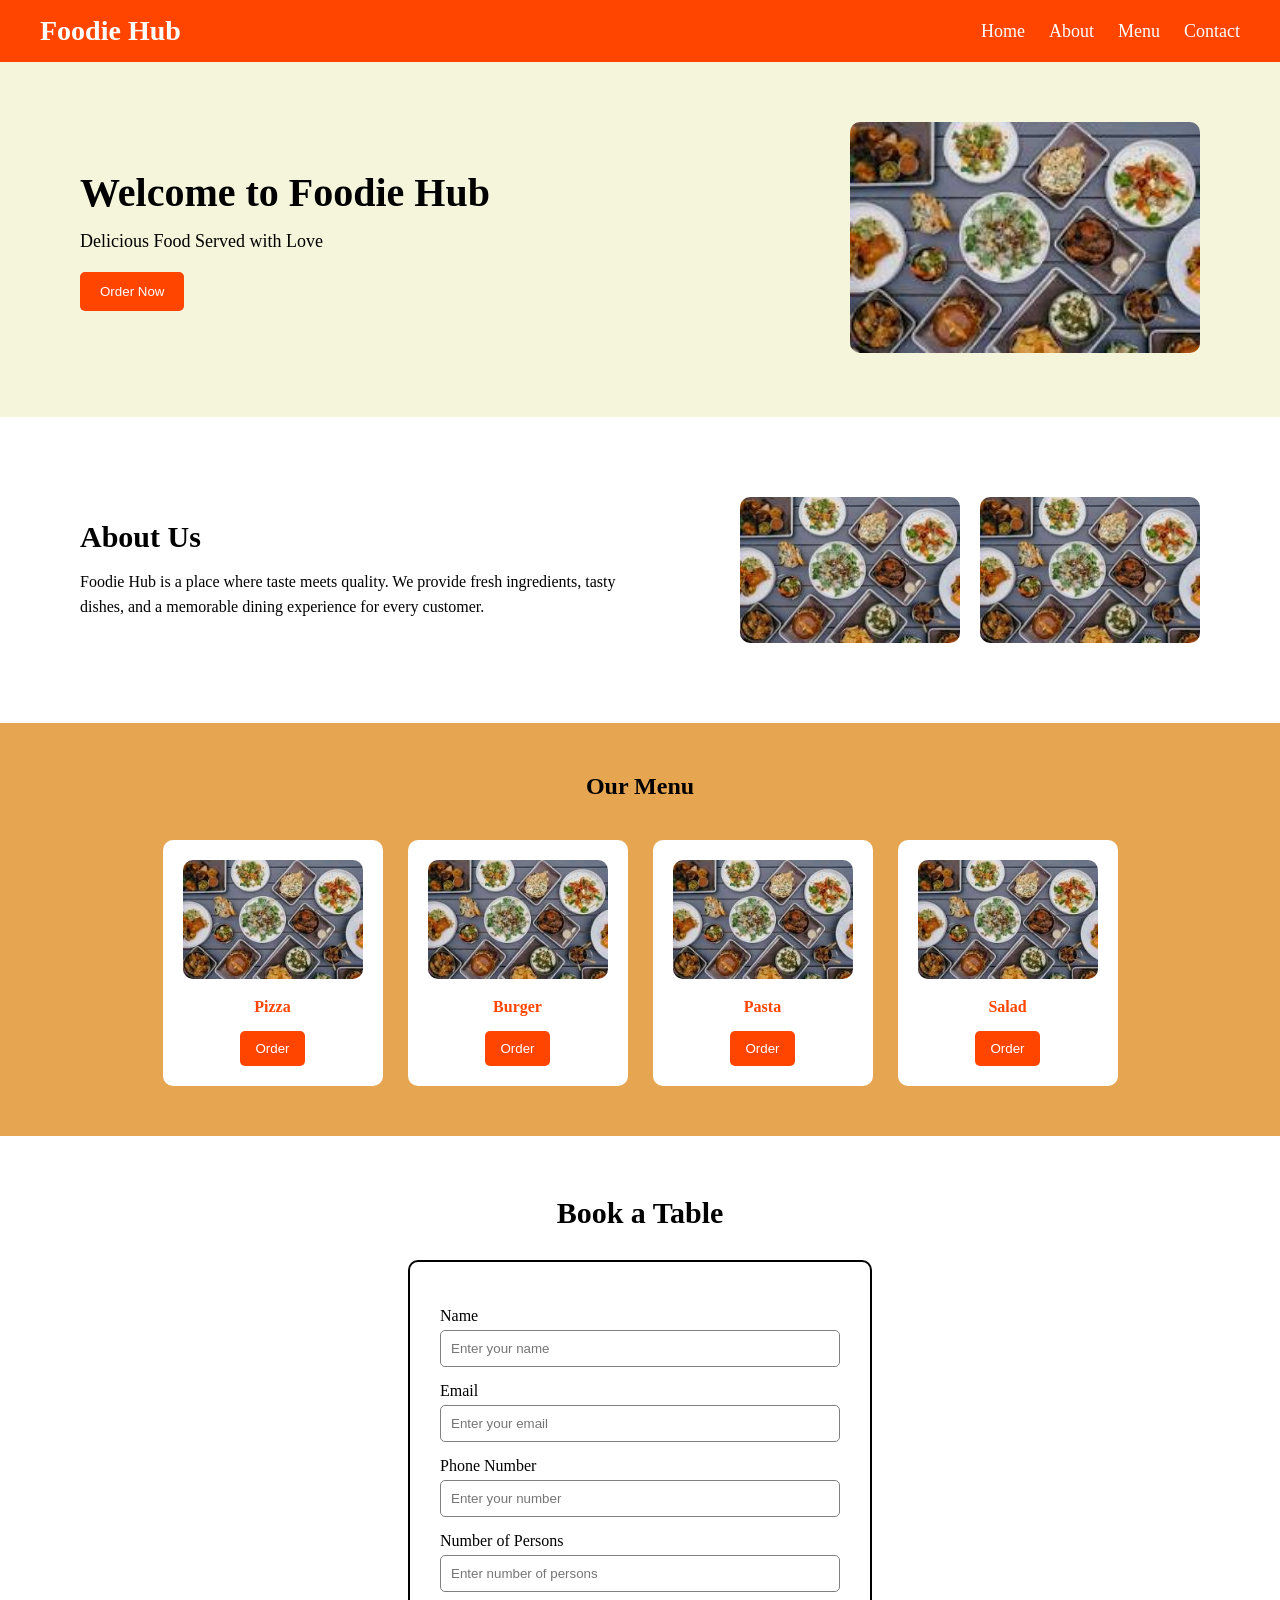
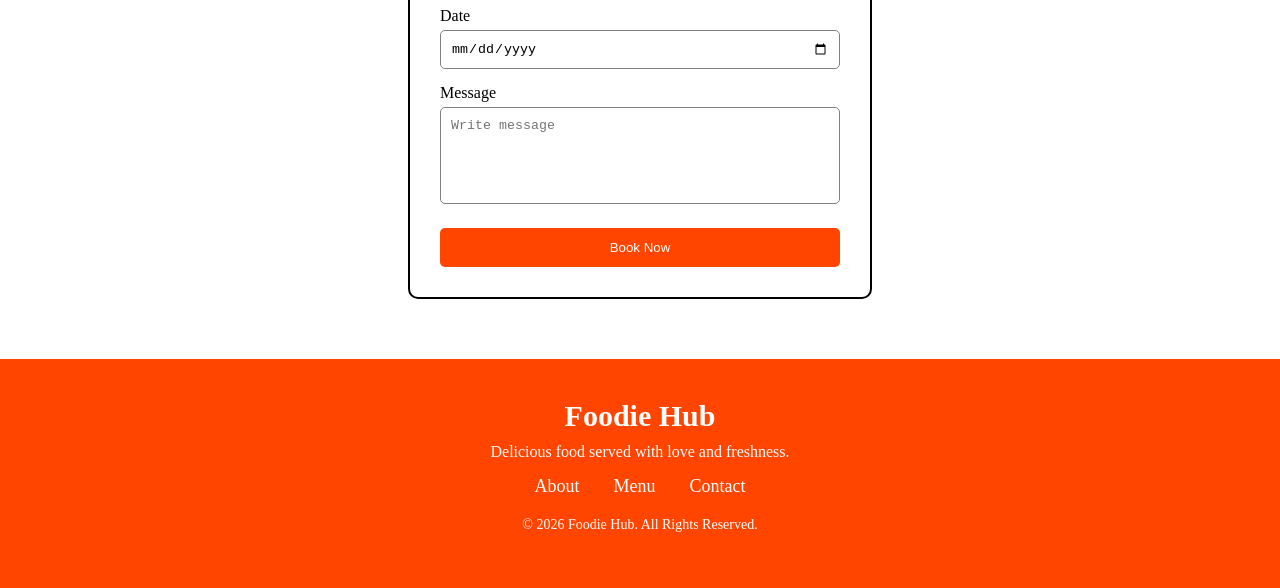
<file: index2.html>
<!DOCTYPE html>
<html lang="en">
<head>
    <meta charset="UTF-8">
    <meta name="viewport" content="width=device-width, initial-scale=1.0 ">
    <title>Foodie Hub</title>
    <link rel="stylesheet" href="./index.css">
</head>

<body>

    <!-- Header -->

    <header>
        <div class="head">

            <h2>Foodie Hub</h2>

            <div>
                <a href="">Home</a>
                <a href="">About</a>
                <a href="">Menu</a>
                <a href="">Contact</a>
            </div>

        </div>
    </header>

    <!-- Hero Section -->

    <div class="hero-section">

        <div class="hero1">

            <h2>Welcome to Foodie Hub</h2>

            <p>Delicious Food Served with Love</p>

            <button>Order Now</button>

        </div>

        <div class="hero2">

            <img src="./herosection.jpg" alt="Food Image">

        </div>

    </div>

    <!-- About Us -->

    <div class="about-us">

        <div class="about">

            <h3>About Us</h3>

            <p>
                Foodie Hub is a place where taste meets quality.
                We provide fresh ingredients, tasty dishes,
                and a memorable dining experience for every customer.
            </p>

        </div>

        <div class="images">

            <img src="./herosection.jpg" alt="">
            <img src="./herosection.jpg" alt="">

        </div>

    </div>

    <!-- Our Menu -->

    <div class="menu">

        <h2>Our Menu</h2>

        <div class="cards">

            <div class="ccard">
                <img src="./herosection.jpg" alt="">
                <h4>Pizza</h4>
                <button>Order</button>
            </div>

            <div class="ccard">
                <img src="./herosection.jpg" alt="">
                <h4>Burger</h4>
                <button>Order</button>
            </div>

            <div class="ccard">
                <img src="./herosection.jpg" alt="">
                <h4>Pasta</h4>
                <button>Order</button>
            </div>

            <div class="ccard">
                <img src="./herosection.jpg" alt="">
                <h4>Salad</h4>
                <button>Order</button>
            </div>

        </div>

    </div>

    <!-- Book Table -->

    <div class="book">

        <h3>Book a Table</h3>

        <form action="" class="form">

            <label>Name</label>
            <input type="text" placeholder="Enter your name">

            <label>Email</label>
            <input type="email" placeholder="Enter your email">

            <label>Phone Number</label>
            <input type="text" placeholder="Enter your number">

            <label>Number of Persons</label>
            <input type="number" placeholder="Enter number of persons">

            <label>Date</label>
            <input type="date">

            <label>Message</label>
            <textarea rows="5" placeholder="Write message"></textarea>

            <button>Book Now</button>

        </form>

    </div>

</body>
<footer class="footer">

    <div class="footer-content">

        <h2>Foodie Hub</h2>

        <p>
            Delicious food served with love and freshness.
        </p>

        <div class="footer-links">

           
            <a href="">About</a>
            <a href="">Menu</a>
            <a href="">Contact</a>

        </div>

        <p class="copy">
            © 2026 Foodie Hub. All Rights Reserved.
        </p>

    </div>

</footer>
</html>
</file>
<file: index.css>
*{
    margin: 0;
    padding: 0;
    box-sizing: border-box;
}

/* ---------- Header ---------- */

.head{
    display: flex;
    justify-content: space-between;
    align-items: center;
    background-color: orangered;
    color: white;
    padding: 15px 40px;
}

.head h2{
    font-size: 28px;
}

.head a{
    color: white;
    text-decoration: none;
    margin-left: 20px;
    font-size: 18px;
}

/* ---------- Hero Section ---------- */

.hero-section{
    background-color: beige;
    display: flex;
    justify-content: space-between;
    align-items: center;
    padding: 60px 80px;
}

.hero1 h2{
    font-size: 40px;
    margin-bottom: 15px;
}

.hero1 p{
    margin-bottom: 20px;
    font-size: 18px;
}

.hero2 img{
    width: 350px;
    border-radius: 10px;
}

.hero-section button{
    background-color: orangered;
    color: white;
    padding: 12px 20px;
    border: none;
    border-radius: 5px;
    cursor: pointer;
}

/* ---------- About Section ---------- */

.about-us{
    display: flex;
    justify-content: space-between;
    align-items: center;
    padding: 80px;
    gap: 40px;
}

.about{
    width: 50%;
}

.about h3{
    margin-bottom: 15px;
    font-size: 30px;
}

.about p{
    line-height: 1.6;
}

.images{
    display: flex;
    gap: 20px;
}

.images img{
    width: 220px;
    border-radius: 10px;
}

/* ---------- Menu Section ---------- */

.menu{
    text-align: center;
    background-color: rgb(230, 165, 81);
    padding: 50px;
}

.menu h2{
    margin-bottom: 40px;
}

.cards{
    display: flex;
    justify-content: center;
    gap: 25px;
    flex-wrap: wrap;
}

.ccard{
    background-color: white;
    padding: 20px;
    border-radius: 10px;
    width: 220px;
}

.ccard img{
    width: 100%;
    border-radius: 10px;
}

.ccard h4{
    margin: 15px 0;
    color: orangered;
}

.ccard button{
    color: white;
    background-color: orangered;
    padding: 10px 15px;
    border: none;
    border-radius: 5px;
    cursor: pointer;
}

/* ---------- Form Section ---------- */

.book{
    padding: 60px;
}

.book h3{
    text-align: center;
    margin-bottom: 30px;
    font-size: 30px;
}

.form{
    margin: auto;
    border: 2px solid black;
    padding: 30px;
    width: 40%;
    border-radius: 10px;
    background-color: white;
}

.form label{
    display: block;
    margin-top: 15px;
    margin-bottom: 5px;
}

.form input,
.form textarea{
    width: 100%;
    padding: 10px;
    border-radius: 5px;
    border: 1px solid gray;
}

.form textarea{
    resize: none;
}

.form button{
    margin-top: 20px;
    width: 100%;
    padding: 12px;
    background-color: orangered;
    color: white;
    border: none;
    border-radius: 5px;
    cursor: pointer;
}
/* ---------- Footer ---------- */

.footer{
    background-color: orangered;
    color: white;
    padding: 40px 20px;
    text-align: center;
}

.footer-content h2{
    margin-bottom: 10px;
    font-size: 30px;
}

.footer-content p{
    margin-bottom: 15px;
}

.footer-links{
    margin-bottom: 20px;
}

.footer-links a{
    color: white;
    text-decoration: none;
    margin: 0 15px;
    font-size: 18px;
}

.copy{
    margin-top: 15px;
    font-size: 14px;
}
</file>
